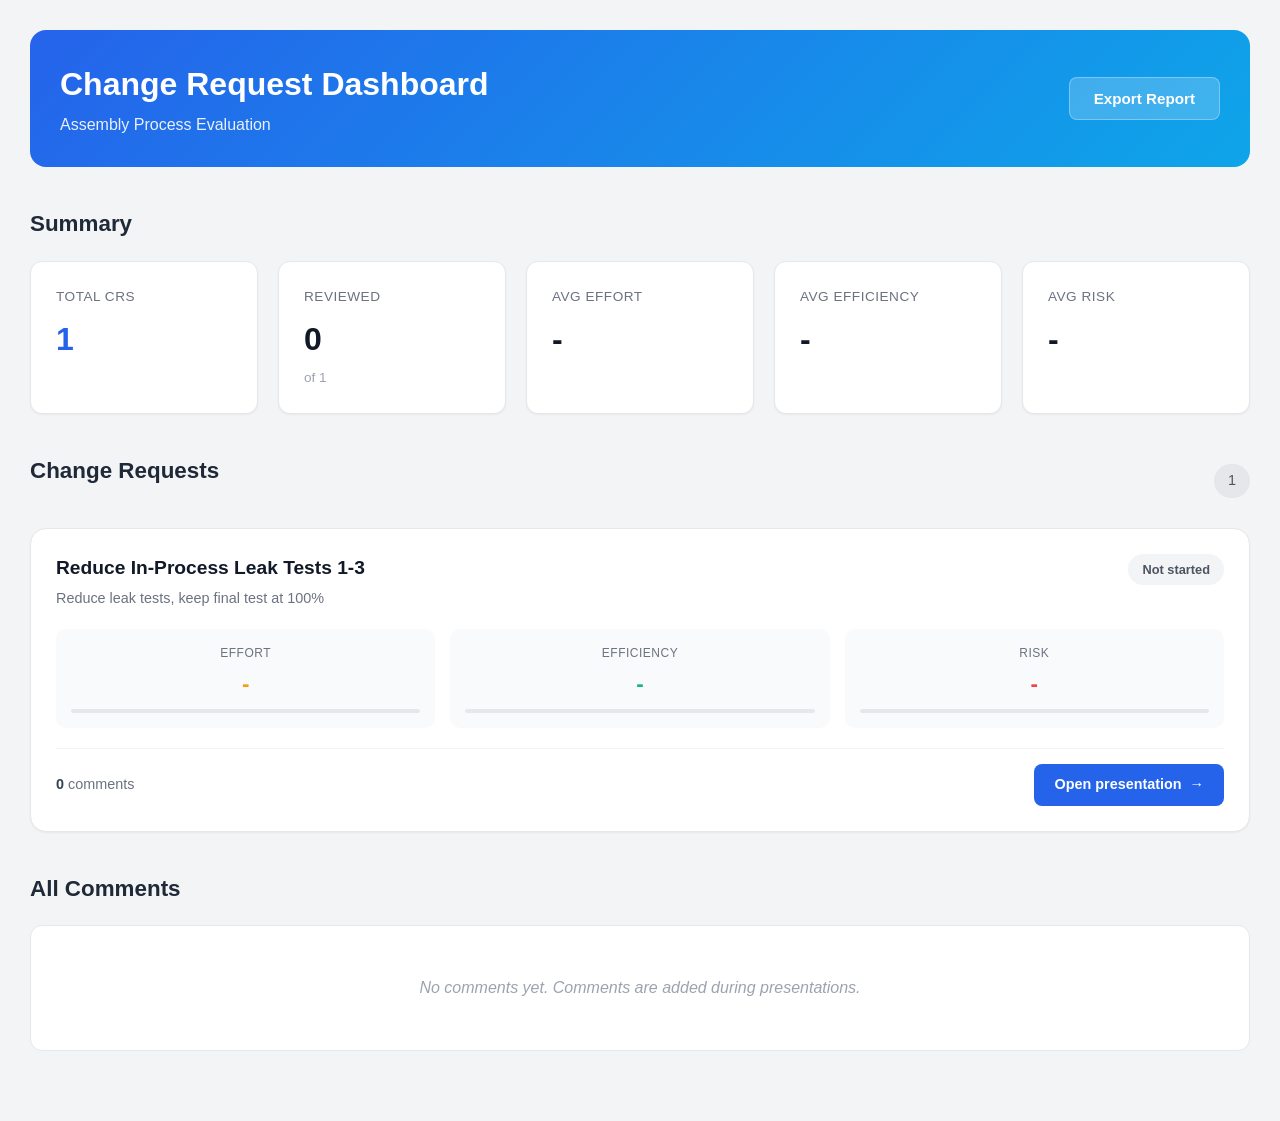
<file: index.html>
<!DOCTYPE html>
<html lang="en">
<head>
    <meta charset="UTF-8">
    <meta name="viewport" content="width=device-width, initial-scale=1.0">
    <title>CR Dashboard - Change Request Review</title>
    <link rel="stylesheet" href="dashboard.css">
</head>
<body>
    <div class="dashboard">
        <!-- Header -->
        <header class="dashboard-header">
            <div class="header-content">
                <h1>Change Request Dashboard</h1>
                <p class="header-subtitle">Assembly Process Evaluation</p>
            </div>
            <div class="header-actions">
                <button class="btn btn-secondary" id="exportBtn">Export Report</button>
            </div>
        </header>

        <!-- Summary Cards -->
        <section class="summary-section">
            <h2>Summary</h2>
            <div class="summary-grid" id="summaryGrid">
                <!-- Populated by JavaScript -->
            </div>
        </section>

        <!-- CR List -->
        <section class="cr-section">
            <div class="section-header">
                <h2>Change Requests</h2>
                <span class="cr-count" id="crCount">0</span>
            </div>

            <div class="cr-list" id="crList">
                <!-- CR Cards populated by JavaScript -->
            </div>
        </section>

        <!-- Comments Overview -->
        <section class="comments-section">
            <h2>All Comments</h2>
            <div class="comments-list" id="allComments">
                <p class="empty-state">No comments yet. Comments are added during presentations.</p>
            </div>
        </section>
    </div>

    <!-- Modal for viewing/editing CR details -->
    <div class="modal" id="crModal">
        <div class="modal-content">
            <div class="modal-header">
                <h3 id="modalTitle">CR Details</h3>
                <button class="modal-close" id="modalClose">&times;</button>
            </div>
            <div class="modal-body" id="modalBody">
                <!-- Content loaded dynamically -->
            </div>
        </div>
    </div>

    <script src="dashboard.js"></script>
</body>
</html>
</file>
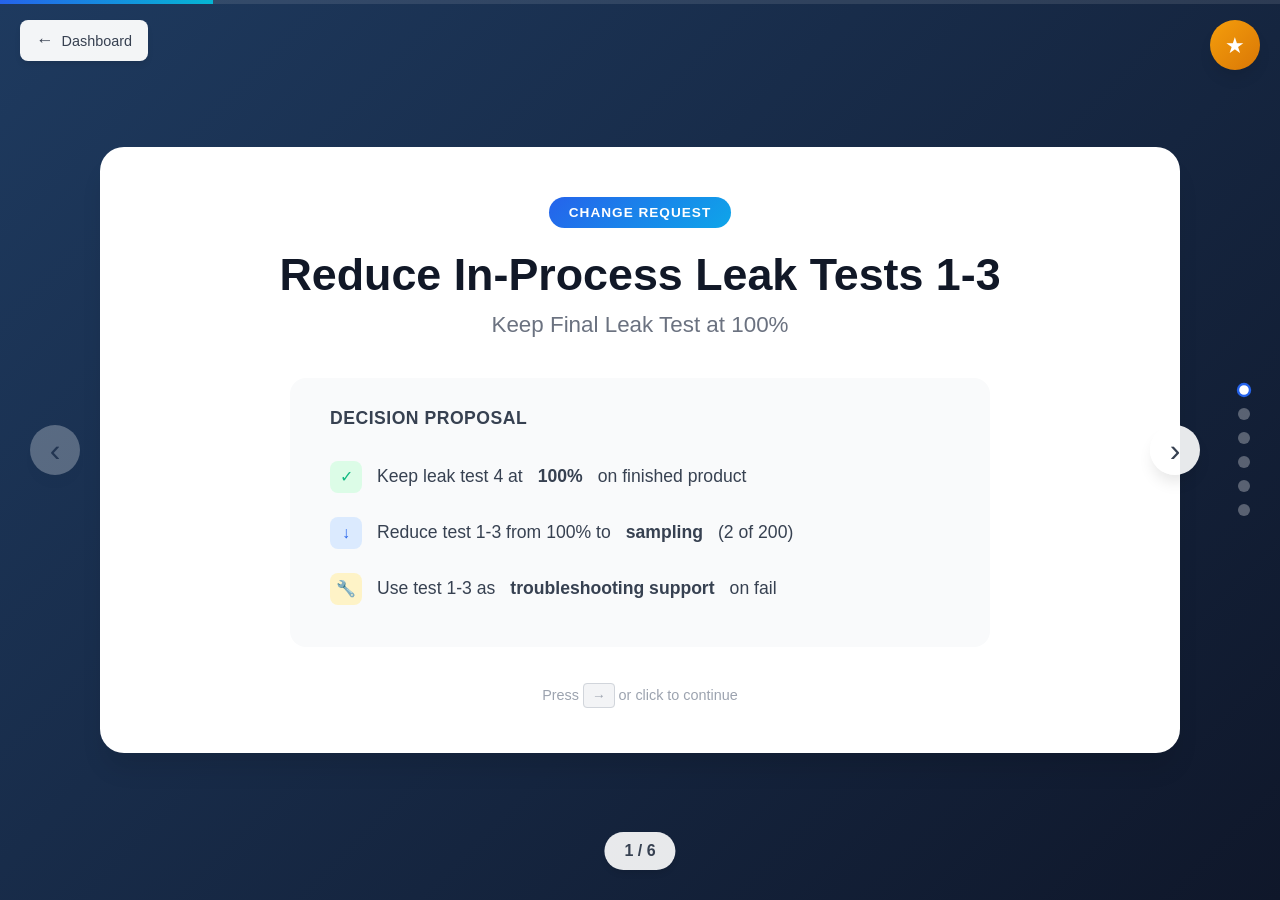
<file: cr-leak-test.html>
<!DOCTYPE html>
<html lang="en">
<head>
    <meta charset="UTF-8">
    <meta name="viewport" content="width=device-width, initial-scale=1.0">
    <title>Change Request - Reduce In-Process Leak Tests</title>
    <link rel="stylesheet" href="styles.css">
    <link rel="stylesheet" href="review-panel.css">
</head>
<body>
    <!-- Back to Dashboard -->
    <a href="index.html" class="back-to-dashboard" title="Back to Dashboard">
        <span class="back-icon">←</span>
        <span class="back-text">Dashboard</span>
    </a>

    <!-- Review Panel Toggle -->
    <button class="review-panel-toggle" id="panelToggle" title="Open review panel">
        <span class="toggle-icon">★</span>
    </button>

    <!-- Comment Bubbles Container -->
    <div class="comment-bubbles" id="commentBubbles"></div>

    <!-- Review Panel (Floating) -->
    <aside class="review-panel" id="reviewPanel">
        <div class="panel-header">
            <h3>Review</h3>
            <button class="panel-minimize" id="panelMinimize">−</button>
        </div>

        <div class="panel-content">
            <!-- Scoring Section -->
            <div class="panel-section">
                <h4>Scoring</h4>
                <div class="score-inputs">
                    <div class="score-input-group">
                        <label>Effort</label>
                        <div class="score-slider-container">
                            <input type="range" id="scoreEffort" min="1" max="10" value="5" class="score-slider effort">
                            <span class="score-display" id="effortDisplay">-</span>
                        </div>
                        <div class="score-hint">1 = low effort, 10 = high effort</div>
                    </div>
                    <div class="score-input-group">
                        <label>Efficiency</label>
                        <div class="score-slider-container">
                            <input type="range" id="scoreEfficiency" min="1" max="10" value="5" class="score-slider efficiency">
                            <span class="score-display" id="efficiencyDisplay">-</span>
                        </div>
                        <div class="score-hint">1 = small improvement, 10 = large improvement</div>
                    </div>
                    <div class="score-input-group">
                        <label>Risk</label>
                        <div class="score-slider-container">
                            <input type="range" id="scoreRisk" min="1" max="10" value="5" class="score-slider risk">
                            <span class="score-display" id="riskDisplay">-</span>
                        </div>
                        <div class="score-hint">1 = low risk, 10 = high risk</div>
                    </div>
                </div>
            </div>

            <!-- Comments Section -->
            <div class="panel-section">
                <h4>Notes <span class="slide-indicator" id="slideIndicator">(Slide 1)</span></h4>
                <div class="comment-input-area">
                    <textarea id="commentInput" placeholder="Write a comment for this slide..."></textarea>
                    <button class="btn-add-comment" id="addCommentBtn">Add</button>
                </div>
                <div class="comments-list" id="commentsList">
                    <!-- Comments populated by JS -->
                </div>
            </div>

            <!-- Status Section -->
            <div class="panel-section">
                <h4>Status</h4>
                <select id="statusSelect" class="status-select">
                    <option value="not-started">Not started</option>
                    <option value="pending">Under review</option>
                    <option value="reviewed">Reviewed</option>
                </select>
            </div>
        </div>

        <div class="panel-footer">
            <span class="save-indicator" id="saveIndicator">Auto-saved</span>
        </div>
    </aside>

    <div class="presentation" data-cr-id="cr-leak-test">
        <!-- Progress Bar -->
        <div class="progress-bar">
            <div class="progress-fill" id="progress"></div>
        </div>

        <!-- Navigation Dots -->
        <nav class="slide-nav" id="slideNav"></nav>

        <!-- Slide 1: Title -->
        <section class="slide active" data-slide="1">
            <div class="slide-content title-slide">
                <div class="badge">CHANGE REQUEST</div>
                <h1>Reduce In-Process Leak Tests 1-3</h1>
                <p class="subtitle">Keep Final Leak Test at 100%</p>

                <div class="decision-box">
                    <h3>Decision Proposal</h3>
                    <ul>
                        <li><span class="icon keep">✓</span> Keep leak test 4 at <strong>100%</strong> on finished product</li>
                        <li><span class="icon change">↓</span> Reduce test 1-3 from 100% to <strong>sampling</strong> (2 of 200)</li>
                        <li><span class="icon tool">🔧</span> Use test 1-3 as <strong>troubleshooting support</strong> on fail</li>
                    </ul>
                </div>

                <div class="cta-hint">
                    <span>Press <kbd>→</kbd> or click to continue</span>
                </div>
            </div>
        </section>

        <!-- Slide 2: Current State -->
        <section class="slide" data-slide="2">
            <div class="slide-content">
                <h2>Current State & Problem</h2>

                <div class="two-columns">
                    <div class="column">
                        <h3>Current process</h3>
                        <div class="test-timeline">
                            <div class="test-item">
                                <div class="test-label">Test 1</div>
                                <div class="test-bar" style="--width: 37%">
                                    <span class="test-time">38s</span>
                                </div>
                            </div>
                            <div class="test-item">
                                <div class="test-label">Test 2</div>
                                <div class="test-bar" style="--width: 24%">
                                    <span class="test-time">25s</span>
                                </div>
                            </div>
                            <div class="test-item">
                                <div class="test-label">Test 3</div>
                                <div class="test-bar" style="--width: 38%">
                                    <span class="test-time">39s</span>
                                </div>
                            </div>
                            <div class="test-item final">
                                <div class="test-label">Test 4</div>
                                <div class="test-bar" style="--width: 40%">
                                    <span class="test-time">41s</span>
                                </div>
                            </div>
                        </div>
                        <div class="total-time">
                            Total: <strong class="counter" data-target="143">0</strong>s per unit
                        </div>
                    </div>

                    <div class="column">
                        <h3>Problems</h3>
                        <div class="problem-list">
                            <div class="problem-item">
                                <div class="problem-icon">⏱️</div>
                                <div class="problem-text">
                                    <strong>Time driver</strong>
                                    <p>Test 1-3 accounts for 71% of leak test time</p>
                                </div>
                            </div>
                            <div class="problem-item">
                                <div class="problem-icon">📉</div>
                                <div class="problem-text">
                                    <strong>Low rejection</strong>
                                    <p>Only 0.1-0.3% reject rate</p>
                                </div>
                            </div>
                            <div class="problem-item">
                                <div class="problem-icon">🗑️</div>
                                <div class="problem-text">
                                    <strong>No rework</strong>
                                    <p>Fail leads directly to scrap</p>
                                </div>
                            </div>
                        </div>
                    </div>
                </div>
            </div>
        </section>

        <!-- Slide 3: Data -->
        <section class="slide" data-slide="3">
            <div class="slide-content">
                <h2>Data Supporting the Change</h2>

                <div class="data-section">
                    <h3>Historical rejection rates</h3>
                    <div class="rejection-chart">
                        <div class="chart-bar">
                            <div class="bar-fill" style="--height: 33%" data-value="0.1%">
                                <span class="bar-label">Test 1</span>
                            </div>
                        </div>
                        <div class="chart-bar">
                            <div class="bar-fill" style="--height: 100%" data-value="0.3%">
                                <span class="bar-label">Test 2</span>
                            </div>
                        </div>
                        <div class="chart-bar">
                            <div class="bar-fill" style="--height: 67%" data-value="0.2%">
                                <span class="bar-label">Test 3</span>
                            </div>
                        </div>
                        <div class="chart-bar final-bar">
                            <div class="bar-fill" style="--height: 33%" data-value="0.1%">
                                <span class="bar-label">Test 4</span>
                            </div>
                        </div>
                    </div>
                    <div class="chart-scale">
                        <span>0%</span>
                        <span>0.3%</span>
                    </div>
                </div>

                <div class="key-point">
                    <div class="key-icon">🔑</div>
                    <div class="key-text">
                        <strong>Key Point</strong>
                        <p>Outgoing product is protected by <strong>Test 4 (100%)</strong> as the release criterion.</p>
                        <p>Test 1-3 provides <em>minimal additional quality value</em> relative to time cost.</p>
                    </div>
                </div>
            </div>
        </section>

        <!-- Slide 4: Proposed Change -->
        <section class="slide" data-slide="4">
            <div class="slide-content">
                <h2>Proposed Change</h2>

                <div class="strategy-comparison">
                    <div class="strategy-box current">
                        <h3>Current</h3>
                        <div class="strategy-items">
                            <div class="strategy-item">Test 1 <span class="badge-inline red">100%</span></div>
                            <div class="strategy-item">Test 2 <span class="badge-inline red">100%</span></div>
                            <div class="strategy-item">Test 3 <span class="badge-inline red">100%</span></div>
                            <div class="strategy-item">Test 4 <span class="badge-inline green">100%</span></div>
                        </div>
                    </div>

                    <div class="arrow-transition">→</div>

                    <div class="strategy-box new">
                        <h3>New Strategy</h3>
                        <div class="strategy-items">
                            <div class="strategy-item">Test 1-3 <span class="badge-inline blue">1% sampling</span></div>
                            <div class="strategy-item detail">2 of ~200 units per batch</div>
                            <div class="strategy-item">Test 4 <span class="badge-inline green">100%</span></div>
                            <div class="strategy-item detail">Unchanged release criterion</div>
                        </div>
                    </div>
                </div>

                <div class="triggers-section">
                    <h3>Additional sampling triggers</h3>
                    <div class="trigger-grid">
                        <div class="trigger-item">
                            <span class="trigger-icon">🔄</span>
                            <span>Changeover</span>
                        </div>
                        <div class="trigger-item">
                            <span class="trigger-icon">🔧</span>
                            <span>Maintenance</span>
                        </div>
                        <div class="trigger-item">
                            <span class="trigger-icon">📦</span>
                            <span>Material change</span>
                        </div>
                        <div class="trigger-item">
                            <span class="trigger-icon">⏸️</span>
                            <span>Major stop</span>
                        </div>
                    </div>
                </div>

                <div class="fallback-note">
                    <strong>On Test 4 fail:</strong> Run Test 1-3 to locate leak source + containment if needed
                </div>
            </div>
        </section>

        <!-- Slide 5: Risk & Controls -->
        <section class="slide" data-slide="5">
            <div class="slide-content">
                <h2>Risk & Controls</h2>

                <div class="risk-grid">
                    <div class="risk-card patient">
                        <h4>Patient Safety</h4>
                        <p class="risk-desc">Risk of releasing leaking product</p>
                        <div class="control">
                            <span class="control-label">Control:</span>
                            <span class="control-text">100% final test remains unchanged</span>
                        </div>
                    </div>

                    <div class="risk-card internal">
                        <h4>Internal Risk</h4>
                        <p class="risk-desc">Later detection means more value-added scrap</p>
                        <div class="control">
                            <span class="control-label">Control:</span>
                            <span class="control-text">Sampling + stop criteria</span>
                        </div>
                    </div>
                </div>

                <div class="controls-section">
                    <h3>Verification & Controls</h3>
                    <div class="control-list">
                        <div class="control-item">
                            <div class="control-number">1</div>
                            <div class="control-content">
                                <strong>Coverage verification</strong>
                                <p>Fault injection - demonstrate Test 4 detects leaks from steps 1-3</p>
                            </div>
                        </div>
                        <div class="control-item">
                            <div class="control-number">2</div>
                            <div class="control-content">
                                <strong>Trend monitoring</strong>
                                <p>Test 4 fail rate per day/shift</p>
                            </div>
                        </div>
                        <div class="control-item">
                            <div class="control-number">3</div>
                            <div class="control-content">
                                <strong>Stop criteria</strong>
                                <p>On significant increase → revert to 100% in-process test</p>
                            </div>
                        </div>
                    </div>
                </div>
            </div>
        </section>

        <!-- Slide 6: Impact & Request -->
        <section class="slide" data-slide="6">
            <div class="slide-content">
                <h2>Impact & Request</h2>

                <div class="impact-dashboard">
                    <div class="impact-card big">
                        <div class="impact-value">
                            <span class="counter" data-target="70.6">0</span><span class="unit">%</span>
                        </div>
                        <div class="impact-label">Leak test time reduction</div>
                        <div class="impact-detail">143s → 42s per unit</div>
                    </div>

                    <div class="impact-card">
                        <div class="impact-value">
                            <span class="counter" data-target="101">0</span><span class="unit">s</span>
                        </div>
                        <div class="impact-label">Time saved per unit</div>
                    </div>

                    <div class="impact-card">
                        <div class="impact-value">
                            <span class="counter" data-target="0.533" data-decimals="3">0</span><span class="unit"> MYR</span>
                        </div>
                        <div class="impact-label">Savings per unit</div>
                    </div>
                </div>

                <div class="batch-savings">
                    <h3>Per batch (200 units)</h3>
                    <div class="batch-grid">
                        <div class="batch-item">
                            <span class="batch-value">5.61h</span>
                            <span class="batch-label">Time saved</span>
                        </div>
                        <div class="batch-item">
                            <span class="batch-value">106.6 MYR</span>
                            <span class="batch-label">Cost saved</span>
                        </div>
                        <div class="batch-item">
                            <span class="batch-value">~533 MYR</span>
                            <span class="batch-label">Per 1,000 units</span>
                        </div>
                    </div>
                </div>

                <div class="request-box">
                    <h3>Request</h3>
                    <ul>
                        <li>Approve pilot with defined verification and stop criteria</li>
                        <li>Update control plan and work instructions</li>
                        <li>Define start date, responsible person, and reporting</li>
                    </ul>
                </div>

                <div class="quote-box">
                    <blockquote>
                        "We're not removing the release barrier - every unit is still 100% tested at final.
                        We're removing redundant 100% screening earlier in the flow."
                    </blockquote>
                </div>
            </div>
        </section>

        <!-- Navigation Arrows -->
        <button class="nav-arrow prev" id="prevBtn" aria-label="Previous slide">‹</button>
        <button class="nav-arrow next" id="nextBtn" aria-label="Next slide">›</button>

        <!-- Slide Counter -->
        <div class="slide-counter">
            <span id="currentSlide">1</span> / <span id="totalSlides">6</span>
        </div>
    </div>

    <script src="script.js"></script>
    <script src="review-panel.js"></script>
</body>
</html>
</file>
<file: dashboard.css>
/* Dashboard Styles */
*, *::before, *::after {
    box-sizing: border-box;
    margin: 0;
    padding: 0;
}

:root {
    --primary: #2563eb;
    --primary-dark: #1d4ed8;
    --primary-light: #3b82f6;
    --success: #10b981;
    --success-light: #34d399;
    --warning: #f59e0b;
    --danger: #ef4444;
    --gray-50: #f9fafb;
    --gray-100: #f3f4f6;
    --gray-200: #e5e7eb;
    --gray-300: #d1d5db;
    --gray-400: #9ca3af;
    --gray-500: #6b7280;
    --gray-600: #4b5563;
    --gray-700: #374151;
    --gray-800: #1f2937;
    --gray-900: #111827;
    --shadow-sm: 0 1px 2px rgba(0, 0, 0, 0.05);
    --shadow: 0 4px 6px -1px rgba(0, 0, 0, 0.1);
    --shadow-lg: 0 10px 15px -3px rgba(0, 0, 0, 0.1);
    --radius: 12px;
    --radius-lg: 16px;
}

body {
    font-family: -apple-system, BlinkMacSystemFont, 'Segoe UI', Roboto, Oxygen, Ubuntu, sans-serif;
    background: var(--gray-100);
    min-height: 100vh;
    color: var(--gray-800);
    line-height: 1.5;
}

.dashboard {
    max-width: 1400px;
    margin: 0 auto;
    padding: 30px;
}

/* Header */
.dashboard-header {
    display: flex;
    justify-content: space-between;
    align-items: center;
    margin-bottom: 40px;
    padding: 30px;
    background: linear-gradient(135deg, var(--primary), #0ea5e9);
    border-radius: var(--radius-lg);
    color: white;
}

.dashboard-header h1 {
    font-size: 2rem;
    font-weight: 700;
    margin-bottom: 5px;
}

.header-subtitle {
    opacity: 0.9;
    font-size: 1rem;
}

.btn {
    padding: 12px 24px;
    border-radius: 8px;
    font-weight: 600;
    font-size: 0.95rem;
    cursor: pointer;
    transition: all 0.2s ease;
    border: none;
}

.btn-primary {
    background: white;
    color: var(--primary);
}

.btn-primary:hover {
    background: var(--gray-100);
    transform: translateY(-1px);
}

.btn-secondary {
    background: rgba(255,255,255,0.2);
    color: white;
    border: 1px solid rgba(255,255,255,0.3);
}

.btn-secondary:hover {
    background: rgba(255,255,255,0.3);
}

/* Section Headers */
section {
    margin-bottom: 40px;
}

section h2 {
    font-size: 1.4rem;
    color: var(--gray-800);
    margin-bottom: 20px;
    display: flex;
    align-items: center;
    gap: 10px;
}

.section-header {
    display: flex;
    justify-content: space-between;
    align-items: center;
    margin-bottom: 20px;
}

.cr-count {
    background: var(--gray-200);
    padding: 6px 14px;
    border-radius: 20px;
    font-size: 0.9rem;
    color: var(--gray-600);
}

/* Summary Grid */
.summary-grid {
    display: grid;
    grid-template-columns: repeat(auto-fit, minmax(200px, 1fr));
    gap: 20px;
}

.summary-card {
    background: white;
    border-radius: var(--radius);
    padding: 25px;
    box-shadow: var(--shadow-sm);
    border: 1px solid var(--gray-200);
}

.summary-card .label {
    font-size: 0.85rem;
    color: var(--gray-500);
    text-transform: uppercase;
    letter-spacing: 0.5px;
    margin-bottom: 8px;
}

.summary-card .value {
    font-size: 2rem;
    font-weight: 700;
    color: var(--gray-900);
}

.summary-card .value.highlight {
    color: var(--primary);
}

.summary-card .subtext {
    font-size: 0.85rem;
    color: var(--gray-400);
    margin-top: 5px;
}

/* CR List */
.cr-list {
    display: flex;
    flex-direction: column;
    gap: 16px;
}

.cr-card {
    background: white;
    border-radius: var(--radius-lg);
    padding: 25px;
    box-shadow: var(--shadow-sm);
    border: 1px solid var(--gray-200);
    transition: all 0.2s ease;
    cursor: pointer;
}

.cr-card:hover {
    box-shadow: var(--shadow-lg);
    transform: translateY(-2px);
    border-color: var(--primary-light);
}

.cr-card-header {
    display: flex;
    justify-content: space-between;
    align-items: flex-start;
    margin-bottom: 20px;
}

.cr-card-title {
    font-size: 1.2rem;
    font-weight: 600;
    color: var(--gray-900);
    margin-bottom: 5px;
}

.cr-card-subtitle {
    font-size: 0.9rem;
    color: var(--gray-500);
}

.cr-status {
    padding: 6px 14px;
    border-radius: 20px;
    font-size: 0.8rem;
    font-weight: 600;
}

.cr-status.pending {
    background: #fef3c7;
    color: #b45309;
}

.cr-status.reviewed {
    background: #d1fae5;
    color: #047857;
}

.cr-status.not-started {
    background: var(--gray-100);
    color: var(--gray-600);
}

/* Score Display */
.cr-scores {
    display: grid;
    grid-template-columns: repeat(3, 1fr);
    gap: 15px;
    margin-bottom: 20px;
}

.score-item {
    text-align: center;
    padding: 15px;
    background: var(--gray-50);
    border-radius: 10px;
}

.score-label {
    font-size: 0.75rem;
    color: var(--gray-500);
    text-transform: uppercase;
    letter-spacing: 0.5px;
    margin-bottom: 5px;
}

.score-value {
    font-size: 1.8rem;
    font-weight: 700;
}

.score-value.not-set {
    color: var(--gray-300);
    font-size: 1.4rem;
}

.score-item.effort .score-value { color: var(--warning); }
.score-item.efficiency .score-value { color: var(--success); }
.score-item.risk .score-value { color: var(--danger); }

.score-bar {
    height: 4px;
    background: var(--gray-200);
    border-radius: 2px;
    margin-top: 8px;
    overflow: hidden;
}

.score-bar-fill {
    height: 100%;
    border-radius: 2px;
    transition: width 0.3s ease;
}

.score-item.effort .score-bar-fill { background: var(--warning); }
.score-item.efficiency .score-bar-fill { background: var(--success); }
.score-item.risk .score-bar-fill { background: var(--danger); }

/* CR Actions */
.cr-card-footer {
    display: flex;
    justify-content: space-between;
    align-items: center;
    padding-top: 15px;
    border-top: 1px solid var(--gray-100);
}

.cr-comments-preview {
    font-size: 0.9rem;
    color: var(--gray-500);
}

.cr-comments-preview strong {
    color: var(--gray-700);
}

.btn-view {
    padding: 10px 20px;
    background: var(--primary);
    color: white;
    border-radius: 8px;
    font-weight: 600;
    font-size: 0.9rem;
    text-decoration: none;
    transition: all 0.2s ease;
    display: inline-flex;
    align-items: center;
    gap: 8px;
}

.btn-view:hover {
    background: var(--primary-dark);
}

/* Comments Section */
.comments-list {
    background: white;
    border-radius: var(--radius);
    padding: 20px;
    border: 1px solid var(--gray-200);
}

.comment-item {
    padding: 15px;
    border-bottom: 1px solid var(--gray-100);
}

.comment-item:last-child {
    border-bottom: none;
}

.comment-header {
    display: flex;
    justify-content: space-between;
    margin-bottom: 8px;
}

.comment-cr {
    font-weight: 600;
    color: var(--primary);
    font-size: 0.9rem;
}

.comment-time {
    font-size: 0.8rem;
    color: var(--gray-400);
}

.comment-text {
    color: var(--gray-700);
    font-size: 0.95rem;
}

.empty-state {
    color: var(--gray-400);
    text-align: center;
    padding: 30px;
    font-style: italic;
}

/* Modal */
.modal {
    display: none;
    position: fixed;
    top: 0;
    left: 0;
    width: 100%;
    height: 100%;
    background: rgba(0, 0, 0, 0.5);
    z-index: 1000;
    align-items: center;
    justify-content: center;
}

.modal.active {
    display: flex;
}

.modal-content {
    background: white;
    border-radius: var(--radius-lg);
    width: 90%;
    max-width: 600px;
    max-height: 80vh;
    overflow-y: auto;
    box-shadow: var(--shadow-xl);
}

.modal-header {
    display: flex;
    justify-content: space-between;
    align-items: center;
    padding: 20px 25px;
    border-bottom: 1px solid var(--gray-200);
}

.modal-header h3 {
    font-size: 1.2rem;
    color: var(--gray-900);
}

.modal-close {
    background: none;
    border: none;
    font-size: 1.5rem;
    color: var(--gray-400);
    cursor: pointer;
    padding: 5px;
    line-height: 1;
}

.modal-close:hover {
    color: var(--gray-600);
}

.modal-body {
    padding: 25px;
}

/* Responsive */
@media (max-width: 768px) {
    .dashboard {
        padding: 15px;
    }

    .dashboard-header {
        flex-direction: column;
        text-align: center;
        gap: 20px;
    }

    .cr-scores {
        grid-template-columns: 1fr;
    }

    .cr-card-footer {
        flex-direction: column;
        gap: 15px;
    }
}
</file>
<file: styles.css>
/* Reset & Base */
*, *::before, *::after {
    box-sizing: border-box;
    margin: 0;
    padding: 0;
}

:root {
    --primary: #2563eb;
    --primary-dark: #1d4ed8;
    --success: #10b981;
    --warning: #f59e0b;
    --danger: #ef4444;
    --gray-50: #f9fafb;
    --gray-100: #f3f4f6;
    --gray-200: #e5e7eb;
    --gray-300: #d1d5db;
    --gray-400: #9ca3af;
    --gray-500: #6b7280;
    --gray-600: #4b5563;
    --gray-700: #374151;
    --gray-800: #1f2937;
    --gray-900: #111827;
    --shadow-sm: 0 1px 2px rgba(0, 0, 0, 0.05);
    --shadow: 0 4px 6px -1px rgba(0, 0, 0, 0.1);
    --shadow-lg: 0 10px 15px -3px rgba(0, 0, 0, 0.1);
    --shadow-xl: 0 20px 25px -5px rgba(0, 0, 0, 0.1);
}

html {
    font-size: 16px;
}

body {
    font-family: -apple-system, BlinkMacSystemFont, 'Segoe UI', Roboto, Oxygen, Ubuntu, sans-serif;
    background: linear-gradient(135deg, #1e3a5f 0%, #0f172a 100%);
    min-height: 100vh;
    color: var(--gray-800);
    overflow: hidden;
}

/* Presentation Container */
.presentation {
    width: 100vw;
    height: 100vh;
    position: relative;
}

/* Progress Bar */
.progress-bar {
    position: fixed;
    top: 0;
    left: 0;
    width: 100%;
    height: 4px;
    background: rgba(255, 255, 255, 0.1);
    z-index: 100;
}

.progress-fill {
    height: 100%;
    background: linear-gradient(90deg, var(--primary), #06b6d4);
    width: 16.67%;
    transition: width 0.4s ease;
}

/* Slide Navigation Dots */
.slide-nav {
    position: fixed;
    right: 30px;
    top: 50%;
    transform: translateY(-50%);
    display: flex;
    flex-direction: column;
    gap: 12px;
    z-index: 100;
}

.slide-nav .dot {
    width: 12px;
    height: 12px;
    border-radius: 50%;
    background: rgba(255, 255, 255, 0.3);
    cursor: pointer;
    transition: all 0.3s ease;
    border: 2px solid transparent;
}

.slide-nav .dot:hover {
    background: rgba(255, 255, 255, 0.5);
}

.slide-nav .dot.active {
    background: white;
    border-color: var(--primary);
    transform: scale(1.2);
}

/* Slides */
.slide {
    position: absolute;
    top: 0;
    left: 0;
    width: 100%;
    height: 100%;
    display: flex;
    align-items: center;
    justify-content: center;
    padding: 60px 100px;
    opacity: 0;
    visibility: hidden;
    transform: translateX(50px);
    transition: all 0.5s ease;
}

.slide.active {
    opacity: 1;
    visibility: visible;
    transform: translateX(0);
}

.slide.prev {
    transform: translateX(-50px);
}

.slide-content {
    background: white;
    border-radius: 24px;
    padding: 50px 60px;
    max-width: 1200px;
    width: 100%;
    max-height: 90vh;
    overflow-y: auto;
    box-shadow: var(--shadow-xl);
    animation: slideUp 0.6s ease;
}

@keyframes slideUp {
    from {
        opacity: 0;
        transform: translateY(30px);
    }
    to {
        opacity: 1;
        transform: translateY(0);
    }
}

/* Title Slide */
.title-slide {
    text-align: center;
}

.badge {
    display: inline-block;
    background: linear-gradient(135deg, var(--primary), #0ea5e9);
    color: white;
    padding: 8px 20px;
    border-radius: 50px;
    font-size: 0.85rem;
    font-weight: 600;
    letter-spacing: 1px;
    margin-bottom: 20px;
}

.title-slide h1 {
    font-size: 2.8rem;
    color: var(--gray-900);
    margin-bottom: 10px;
    line-height: 1.2;
}

.subtitle {
    font-size: 1.4rem;
    color: var(--gray-500);
    margin-bottom: 40px;
}

.decision-box {
    background: var(--gray-50);
    border-radius: 16px;
    padding: 30px 40px;
    text-align: left;
    margin: 30px auto;
    max-width: 700px;
}

.decision-box h3 {
    color: var(--gray-700);
    margin-bottom: 20px;
    font-size: 1.1rem;
    text-transform: uppercase;
    letter-spacing: 0.5px;
}

.decision-box ul {
    list-style: none;
}

.decision-box li {
    padding: 12px 0;
    font-size: 1.1rem;
    color: var(--gray-700);
    display: flex;
    align-items: center;
    gap: 15px;
}

.decision-box .icon {
    width: 32px;
    height: 32px;
    border-radius: 8px;
    display: flex;
    align-items: center;
    justify-content: center;
    font-size: 1rem;
}

.icon.keep { background: #dcfce7; color: var(--success); }
.icon.change { background: #dbeafe; color: var(--primary); }
.icon.tool { background: #fef3c7; color: var(--warning); }

.cta-hint {
    margin-top: 40px;
    color: var(--gray-400);
    font-size: 0.9rem;
}

kbd {
    background: var(--gray-100);
    border: 1px solid var(--gray-300);
    border-radius: 4px;
    padding: 4px 8px;
    font-family: inherit;
    font-size: 0.85rem;
}

/* Headings */
h2 {
    font-size: 2rem;
    color: var(--gray-900);
    margin-bottom: 30px;
    position: relative;
    padding-bottom: 15px;
}

h2::after {
    content: '';
    position: absolute;
    bottom: 0;
    left: 0;
    width: 60px;
    height: 4px;
    background: linear-gradient(90deg, var(--primary), #06b6d4);
    border-radius: 2px;
}

h3 {
    font-size: 1.2rem;
    color: var(--gray-700);
    margin-bottom: 15px;
}

/* Two Columns Layout */
.two-columns {
    display: grid;
    grid-template-columns: 1fr 1fr;
    gap: 50px;
}

/* Test Timeline */
.test-timeline {
    margin: 20px 0;
}

.test-item {
    display: flex;
    align-items: center;
    margin-bottom: 15px;
}

.test-label {
    width: 70px;
    font-weight: 600;
    color: var(--gray-600);
    font-size: 0.95rem;
}

.test-bar {
    flex: 1;
    height: 36px;
    background: linear-gradient(90deg, #fecaca, #ef4444);
    border-radius: 8px;
    width: calc(var(--width) * 2.5);
    display: flex;
    align-items: center;
    justify-content: flex-end;
    padding-right: 12px;
    animation: growBar 0.8s ease forwards;
    transform-origin: left;
}

.test-item.final .test-bar {
    background: linear-gradient(90deg, #bbf7d0, #10b981);
}

@keyframes growBar {
    from { transform: scaleX(0); }
    to { transform: scaleX(1); }
}

.test-time {
    color: white;
    font-weight: 600;
    font-size: 0.9rem;
    text-shadow: 0 1px 2px rgba(0,0,0,0.2);
}

.total-time {
    font-size: 1.2rem;
    color: var(--gray-700);
    margin-top: 20px;
    padding: 15px;
    background: var(--gray-100);
    border-radius: 8px;
    text-align: center;
}

/* Problem List */
.problem-list {
    display: flex;
    flex-direction: column;
    gap: 20px;
}

.problem-item {
    display: flex;
    align-items: flex-start;
    gap: 15px;
    padding: 20px;
    background: var(--gray-50);
    border-radius: 12px;
    border-left: 4px solid var(--danger);
}

.problem-icon {
    font-size: 1.5rem;
}

.problem-text strong {
    display: block;
    color: var(--gray-800);
    margin-bottom: 5px;
}

.problem-text p {
    color: var(--gray-600);
    font-size: 0.95rem;
}

/* Data Section - Slide 3 */
.data-section {
    margin-bottom: 40px;
}

.rejection-chart {
    display: flex;
    justify-content: center;
    gap: 40px;
    height: 200px;
    align-items: flex-end;
    padding: 20px;
    background: var(--gray-50);
    border-radius: 16px;
    margin-bottom: 10px;
}

.chart-bar {
    display: flex;
    flex-direction: column;
    align-items: center;
    justify-content: flex-end;
    height: 100%;
}

.bar-fill {
    width: 60px;
    height: calc(var(--height) * 1.5);
    background: linear-gradient(180deg, #fca5a5, #ef4444);
    border-radius: 8px 8px 0 0;
    position: relative;
    animation: growHeight 1s ease forwards;
    transform-origin: bottom;
}

.chart-bar.final-bar .bar-fill {
    background: linear-gradient(180deg, #86efac, #10b981);
}

@keyframes growHeight {
    from { transform: scaleY(0); }
    to { transform: scaleY(1); }
}

.bar-fill::after {
    content: attr(data-value);
    position: absolute;
    top: -30px;
    left: 50%;
    transform: translateX(-50%);
    font-weight: 700;
    color: var(--gray-700);
    font-size: 1rem;
}

.bar-label {
    position: absolute;
    bottom: -35px;
    font-size: 0.9rem;
    color: var(--gray-600);
    font-weight: 500;
}

.chart-scale {
    display: flex;
    justify-content: space-between;
    max-width: 400px;
    margin: 0 auto;
    color: var(--gray-400);
    font-size: 0.85rem;
}

.key-point {
    display: flex;
    align-items: flex-start;
    gap: 20px;
    padding: 25px;
    background: linear-gradient(135deg, #eff6ff, #dbeafe);
    border-radius: 16px;
    border: 2px solid var(--primary);
    margin-top: 30px;
}

.key-icon {
    font-size: 2rem;
}

.key-text strong {
    font-size: 1.1rem;
    color: var(--gray-800);
    display: block;
    margin-bottom: 10px;
}

.key-text p {
    color: var(--gray-600);
    line-height: 1.6;
}

/* Strategy Comparison - Slide 4 */
.strategy-comparison {
    display: flex;
    align-items: center;
    justify-content: center;
    gap: 30px;
    margin-bottom: 40px;
}

.strategy-box {
    flex: 1;
    max-width: 350px;
    padding: 30px;
    border-radius: 16px;
    background: var(--gray-50);
}

.strategy-box.current {
    border: 2px solid var(--gray-300);
    opacity: 0.8;
}

.strategy-box.new {
    border: 2px solid var(--success);
    box-shadow: var(--shadow-lg);
}

.strategy-box h3 {
    text-align: center;
    margin-bottom: 20px;
}

.strategy-items {
    display: flex;
    flex-direction: column;
    gap: 10px;
}

.strategy-item {
    padding: 10px 15px;
    background: white;
    border-radius: 8px;
    font-weight: 500;
    display: flex;
    justify-content: space-between;
    align-items: center;
}

.strategy-item.detail {
    background: transparent;
    font-size: 0.85rem;
    color: var(--gray-500);
    padding: 5px 15px;
}

.badge-inline {
    padding: 4px 10px;
    border-radius: 20px;
    font-size: 0.8rem;
    font-weight: 600;
}

.badge-inline.red { background: #fee2e2; color: var(--danger); }
.badge-inline.green { background: #dcfce7; color: var(--success); }
.badge-inline.blue { background: #dbeafe; color: var(--primary); }

.arrow-transition {
    font-size: 3rem;
    color: var(--primary);
    font-weight: 300;
}

.triggers-section {
    text-align: center;
    margin-bottom: 30px;
}

.trigger-grid {
    display: flex;
    justify-content: center;
    gap: 20px;
    flex-wrap: wrap;
}

.trigger-item {
    display: flex;
    align-items: center;
    gap: 8px;
    padding: 12px 20px;
    background: var(--gray-100);
    border-radius: 50px;
    font-size: 0.95rem;
    color: var(--gray-700);
}

.trigger-icon {
    font-size: 1.1rem;
}

.fallback-note {
    background: #fef3c7;
    border: 1px solid #f59e0b;
    border-radius: 12px;
    padding: 15px 25px;
    text-align: center;
    color: var(--gray-700);
}

/* Risk Grid - Slide 5 */
.risk-grid {
    display: grid;
    grid-template-columns: 1fr 1fr;
    gap: 25px;
    margin-bottom: 40px;
}

.risk-card {
    padding: 25px;
    border-radius: 16px;
    background: white;
    border: 2px solid var(--gray-200);
}

.risk-card.patient {
    border-color: var(--danger);
    background: linear-gradient(135deg, #fff5f5, white);
}

.risk-card.internal {
    border-color: var(--warning);
    background: linear-gradient(135deg, #fffbeb, white);
}

.risk-card h4 {
    font-size: 1.1rem;
    color: var(--gray-800);
    margin-bottom: 10px;
}

.risk-desc {
    color: var(--gray-600);
    margin-bottom: 15px;
    font-size: 0.95rem;
}

.control {
    background: var(--gray-50);
    padding: 12px 15px;
    border-radius: 8px;
    font-size: 0.9rem;
}

.control-label {
    font-weight: 600;
    color: var(--gray-500);
}

.control-text {
    color: var(--gray-700);
}

.controls-section {
    background: var(--gray-50);
    border-radius: 16px;
    padding: 30px;
}

.control-list {
    display: flex;
    flex-direction: column;
    gap: 20px;
}

.control-item {
    display: flex;
    align-items: flex-start;
    gap: 20px;
}

.control-number {
    width: 36px;
    height: 36px;
    background: var(--primary);
    color: white;
    border-radius: 50%;
    display: flex;
    align-items: center;
    justify-content: center;
    font-weight: 700;
    flex-shrink: 0;
}

.control-content strong {
    display: block;
    color: var(--gray-800);
    margin-bottom: 5px;
}

.control-content p {
    color: var(--gray-600);
    font-size: 0.95rem;
}

/* Impact Dashboard - Slide 6 */
.impact-dashboard {
    display: grid;
    grid-template-columns: 1fr 1fr 1fr;
    gap: 25px;
    margin-bottom: 35px;
}

.impact-card {
    background: var(--gray-50);
    border-radius: 16px;
    padding: 25px;
    text-align: center;
}

.impact-card.big {
    grid-column: 1;
    background: linear-gradient(135deg, var(--primary), #0ea5e9);
    color: white;
}

.impact-card.big .impact-label,
.impact-card.big .impact-detail {
    color: rgba(255, 255, 255, 0.9);
}

.impact-value {
    font-size: 2.5rem;
    font-weight: 700;
    color: var(--gray-900);
    line-height: 1;
    margin-bottom: 10px;
}

.impact-card.big .impact-value {
    color: white;
    font-size: 3rem;
}

.unit {
    font-size: 1.5rem;
    font-weight: 500;
}

.impact-label {
    font-size: 0.95rem;
    color: var(--gray-600);
    margin-bottom: 5px;
}

.impact-detail {
    font-size: 0.85rem;
    color: var(--gray-400);
}

.batch-savings {
    background: var(--gray-50);
    border-radius: 16px;
    padding: 25px;
    margin-bottom: 30px;
}

.batch-savings h3 {
    text-align: center;
    margin-bottom: 20px;
}

.batch-grid {
    display: grid;
    grid-template-columns: repeat(3, 1fr);
    gap: 20px;
}

.batch-item {
    text-align: center;
}

.batch-value {
    display: block;
    font-size: 1.5rem;
    font-weight: 700;
    color: var(--success);
    margin-bottom: 5px;
}

.batch-label {
    font-size: 0.9rem;
    color: var(--gray-500);
}

.request-box {
    background: linear-gradient(135deg, #eff6ff, #dbeafe);
    border: 2px solid var(--primary);
    border-radius: 16px;
    padding: 25px;
    margin-bottom: 25px;
}

.request-box h3 {
    color: var(--primary-dark);
    margin-bottom: 15px;
}

.request-box ul {
    list-style: none;
}

.request-box li {
    padding: 8px 0;
    color: var(--gray-700);
    padding-left: 25px;
    position: relative;
}

.request-box li::before {
    content: '→';
    position: absolute;
    left: 0;
    color: var(--primary);
    font-weight: bold;
}

.quote-box {
    text-align: center;
}

.quote-box blockquote {
    font-size: 1.1rem;
    font-style: italic;
    color: var(--gray-600);
    line-height: 1.6;
    padding: 0 40px;
    position: relative;
}

.quote-box blockquote::before,
.quote-box blockquote::after {
    content: '"';
    font-size: 3rem;
    color: var(--gray-300);
    position: absolute;
    line-height: 1;
}

.quote-box blockquote::before {
    left: 0;
    top: -10px;
}

.quote-box blockquote::after {
    right: 0;
    bottom: -30px;
}

/* Navigation Arrows */
.nav-arrow {
    position: fixed;
    top: 50%;
    transform: translateY(-50%);
    width: 50px;
    height: 50px;
    background: rgba(255, 255, 255, 0.9);
    border: none;
    border-radius: 50%;
    font-size: 2rem;
    color: var(--gray-700);
    cursor: pointer;
    transition: all 0.3s ease;
    box-shadow: var(--shadow-lg);
    z-index: 100;
}

.nav-arrow:hover {
    background: white;
    transform: translateY(-50%) scale(1.1);
}

.nav-arrow:active {
    transform: translateY(-50%) scale(0.95);
}

.nav-arrow.prev { left: 30px; }
.nav-arrow.next { right: 80px; }

.nav-arrow:disabled {
    opacity: 0.3;
    cursor: not-allowed;
}

.nav-arrow:disabled:hover {
    transform: translateY(-50%);
}

/* Slide Counter */
.slide-counter {
    position: fixed;
    bottom: 30px;
    left: 50%;
    transform: translateX(-50%);
    background: rgba(255, 255, 255, 0.9);
    padding: 10px 20px;
    border-radius: 50px;
    font-weight: 600;
    color: var(--gray-700);
    box-shadow: var(--shadow);
    z-index: 100;
}

/* Counter Animation */
.counter {
    display: inline-block;
}

/* Responsive */
@media (max-width: 1024px) {
    .slide {
        padding: 40px 60px;
    }

    .slide-content {
        padding: 35px 40px;
    }

    h2 {
        font-size: 1.6rem;
    }

    .title-slide h1 {
        font-size: 2rem;
    }

    .two-columns,
    .risk-grid,
    .impact-dashboard,
    .batch-grid {
        grid-template-columns: 1fr;
    }

    .strategy-comparison {
        flex-direction: column;
    }

    .arrow-transition {
        transform: rotate(90deg);
    }

    .impact-card.big {
        grid-column: 1;
    }
}

@media (max-width: 768px) {
    .slide {
        padding: 20px;
    }

    .slide-content {
        padding: 25px;
    }

    .slide-nav {
        right: 10px;
    }

    .nav-arrow {
        width: 40px;
        height: 40px;
        font-size: 1.5rem;
    }

    .nav-arrow.prev { left: 10px; }
    .nav-arrow.next { right: 50px; }
}
</file>
<file: review-panel.css>
/* Review Panel Styles */

/* Back to Dashboard Button */
.back-to-dashboard {
    position: fixed;
    top: 20px;
    left: 20px;
    display: flex;
    align-items: center;
    gap: 8px;
    padding: 10px 16px;
    background: rgba(255, 255, 255, 0.95);
    border-radius: 8px;
    text-decoration: none;
    color: var(--gray-700);
    font-weight: 500;
    font-size: 0.9rem;
    box-shadow: var(--shadow);
    transition: all 0.2s ease;
    z-index: 200;
}

.back-to-dashboard:hover {
    background: white;
    color: var(--primary);
    transform: translateX(-3px);
}

.back-icon {
    font-size: 1.1rem;
}

/* Panel Toggle Button */
.review-panel-toggle {
    position: fixed;
    top: 20px;
    right: 20px;
    width: 50px;
    height: 50px;
    background: linear-gradient(135deg, #f59e0b, #d97706);
    border: none;
    border-radius: 50%;
    color: white;
    font-size: 1.4rem;
    cursor: pointer;
    box-shadow: var(--shadow-lg);
    transition: all 0.3s ease;
    z-index: 300;
    display: flex;
    align-items: center;
    justify-content: center;
}

.review-panel-toggle:hover {
    transform: scale(1.1);
    box-shadow: 0 8px 25px rgba(245, 158, 11, 0.4);
}

.review-panel-toggle.active {
    background: var(--gray-600);
}

/* Review Panel */
.review-panel {
    position: fixed;
    top: 80px;
    right: 20px;
    width: 320px;
    max-height: calc(100vh - 100px);
    background: white;
    border-radius: 16px;
    box-shadow: 0 20px 40px rgba(0, 0, 0, 0.15);
    z-index: 250;
    display: flex;
    flex-direction: column;
    transform: translateX(360px);
    opacity: 0;
    transition: all 0.3s ease;
    overflow: hidden;
}

.review-panel.open {
    transform: translateX(0);
    opacity: 1;
}

.review-panel.minimized {
    max-height: 50px;
}

.review-panel.minimized .panel-content,
.review-panel.minimized .panel-footer {
    display: none;
}

/* Panel Header */
.panel-header {
    display: flex;
    justify-content: space-between;
    align-items: center;
    padding: 15px 20px;
    background: linear-gradient(135deg, var(--primary), #0ea5e9);
    color: white;
}

.panel-header h3 {
    font-size: 1rem;
    font-weight: 600;
    margin: 0;
}

.panel-minimize {
    background: rgba(255, 255, 255, 0.2);
    border: none;
    width: 28px;
    height: 28px;
    border-radius: 6px;
    color: white;
    font-size: 1.2rem;
    cursor: pointer;
    display: flex;
    align-items: center;
    justify-content: center;
    transition: background 0.2s ease;
}

.panel-minimize:hover {
    background: rgba(255, 255, 255, 0.3);
}

/* Panel Content */
.panel-content {
    flex: 1;
    overflow-y: auto;
    padding: 20px;
}

.panel-section {
    margin-bottom: 25px;
}

.panel-section:last-child {
    margin-bottom: 0;
}

.panel-section h4 {
    font-size: 0.85rem;
    text-transform: uppercase;
    letter-spacing: 0.5px;
    color: var(--gray-500);
    margin-bottom: 12px;
}

/* Score Inputs */
.score-inputs {
    display: flex;
    flex-direction: column;
    gap: 18px;
}

.score-input-group {
    display: flex;
    flex-direction: column;
    gap: 6px;
}

.score-input-group label {
    font-weight: 600;
    color: var(--gray-700);
    font-size: 0.9rem;
}

.score-slider-container {
    display: flex;
    align-items: center;
    gap: 12px;
}

.score-slider {
    flex: 1;
    -webkit-appearance: none;
    appearance: none;
    height: 8px;
    border-radius: 4px;
    background: var(--gray-200);
    outline: none;
    cursor: pointer;
}

.score-slider::-webkit-slider-thumb {
    -webkit-appearance: none;
    appearance: none;
    width: 20px;
    height: 20px;
    border-radius: 50%;
    cursor: pointer;
    transition: transform 0.2s ease;
}

.score-slider::-webkit-slider-thumb:hover {
    transform: scale(1.2);
}

.score-slider.effort::-webkit-slider-thumb {
    background: #f59e0b;
}

.score-slider.efficiency::-webkit-slider-thumb {
    background: #10b981;
}

.score-slider.risk::-webkit-slider-thumb {
    background: #ef4444;
}

.score-display {
    min-width: 32px;
    height: 32px;
    display: flex;
    align-items: center;
    justify-content: center;
    background: var(--gray-100);
    border-radius: 8px;
    font-weight: 700;
    font-size: 0.95rem;
    color: var(--gray-700);
}

.score-hint {
    font-size: 0.75rem;
    color: var(--gray-400);
}

/* Comment Input */
.comment-input-area {
    display: flex;
    flex-direction: column;
    gap: 10px;
    margin-bottom: 15px;
}

.comment-input-area textarea {
    width: 100%;
    min-height: 80px;
    padding: 12px;
    border: 1px solid var(--gray-200);
    border-radius: 8px;
    font-family: inherit;
    font-size: 0.9rem;
    resize: vertical;
    transition: border-color 0.2s ease;
}

.comment-input-area textarea:focus {
    outline: none;
    border-color: var(--primary);
}

.btn-add-comment {
    align-self: flex-end;
    padding: 8px 16px;
    background: var(--primary);
    color: white;
    border: none;
    border-radius: 6px;
    font-weight: 600;
    font-size: 0.85rem;
    cursor: pointer;
    transition: background 0.2s ease;
}

.btn-add-comment:hover {
    background: var(--primary-dark);
}

/* Comments List */
.comments-list {
    display: flex;
    flex-direction: column;
    gap: 10px;
    max-height: 200px;
    overflow-y: auto;
}

.comment-item {
    padding: 12px;
    background: var(--gray-50);
    border-radius: 8px;
    position: relative;
}

.comment-item .comment-time {
    font-size: 0.75rem;
    color: var(--gray-400);
    margin-bottom: 5px;
}

.comment-item .comment-text {
    font-size: 0.9rem;
    color: var(--gray-700);
    line-height: 1.4;
}

.comment-item .delete-comment {
    position: absolute;
    top: 8px;
    right: 8px;
    background: none;
    border: none;
    color: var(--gray-400);
    cursor: pointer;
    font-size: 1rem;
    padding: 2px 6px;
    border-radius: 4px;
    opacity: 0;
    transition: all 0.2s ease;
}

.comment-item:hover .delete-comment {
    opacity: 1;
}

.comment-item .delete-comment:hover {
    color: var(--danger);
    background: #fee2e2;
}

.comments-empty {
    text-align: center;
    color: var(--gray-400);
    font-size: 0.85rem;
    padding: 15px;
    font-style: italic;
}

/* Status Select */
.status-select {
    width: 100%;
    padding: 10px 12px;
    border: 1px solid var(--gray-200);
    border-radius: 8px;
    font-family: inherit;
    font-size: 0.9rem;
    color: var(--gray-700);
    background: white;
    cursor: pointer;
    transition: border-color 0.2s ease;
}

.status-select:focus {
    outline: none;
    border-color: var(--primary);
}

/* Panel Footer */
.panel-footer {
    padding: 12px 20px;
    background: var(--gray-50);
    border-top: 1px solid var(--gray-200);
}

.save-indicator {
    font-size: 0.8rem;
    color: var(--gray-400);
}

.save-indicator.saving {
    color: var(--warning);
}

.save-indicator.saved {
    color: var(--success);
}

/* Slide Indicator */
.slide-indicator {
    font-weight: 400;
    color: var(--primary);
    font-size: 0.8rem;
}

/* Comment Bubbles */
.comment-bubbles {
    position: fixed;
    bottom: 100px;
    left: 30px;
    display: flex;
    flex-direction: column;
    gap: 12px;
    z-index: 150;
    max-width: 350px;
    pointer-events: none;
}

.comment-bubble {
    background: rgba(255, 255, 255, 0.95);
    border-radius: 12px;
    padding: 12px 16px;
    box-shadow: 0 4px 20px rgba(0, 0, 0, 0.15);
    border-left: 4px solid var(--primary);
    animation: bubbleIn 0.4s ease forwards;
    animation-delay: calc(var(--bubble-index) * 0.1s);
    opacity: 0;
    transform: translateX(-20px);
    cursor: pointer;
    pointer-events: auto;
    transition: transform 0.2s ease, box-shadow 0.2s ease;
}

.comment-bubble:hover {
    transform: translateX(5px);
    box-shadow: 0 6px 25px rgba(0, 0, 0, 0.2);
}

@keyframes bubbleIn {
    to {
        opacity: 1;
        transform: translateX(0);
    }
}

.bubble-content {
    display: flex;
    flex-direction: column;
    gap: 4px;
}

.bubble-text {
    font-size: 0.9rem;
    color: var(--gray-700);
    line-height: 1.4;
}

.bubble-time {
    font-size: 0.75rem;
    color: var(--gray-400);
}

/* Responsive */
@media (max-width: 768px) {
    .review-panel {
        width: 100%;
        right: 0;
        top: auto;
        bottom: 0;
        max-height: 60vh;
        border-radius: 16px 16px 0 0;
        transform: translateY(100%);
    }

    .review-panel.open {
        transform: translateY(0);
    }

    .back-to-dashboard {
        top: auto;
        bottom: 20px;
        left: 20px;
    }

    .back-to-dashboard .back-text {
        display: none;
    }

    .review-panel-toggle {
        top: auto;
        bottom: 20px;
        right: 20px;
    }
}
</file>
